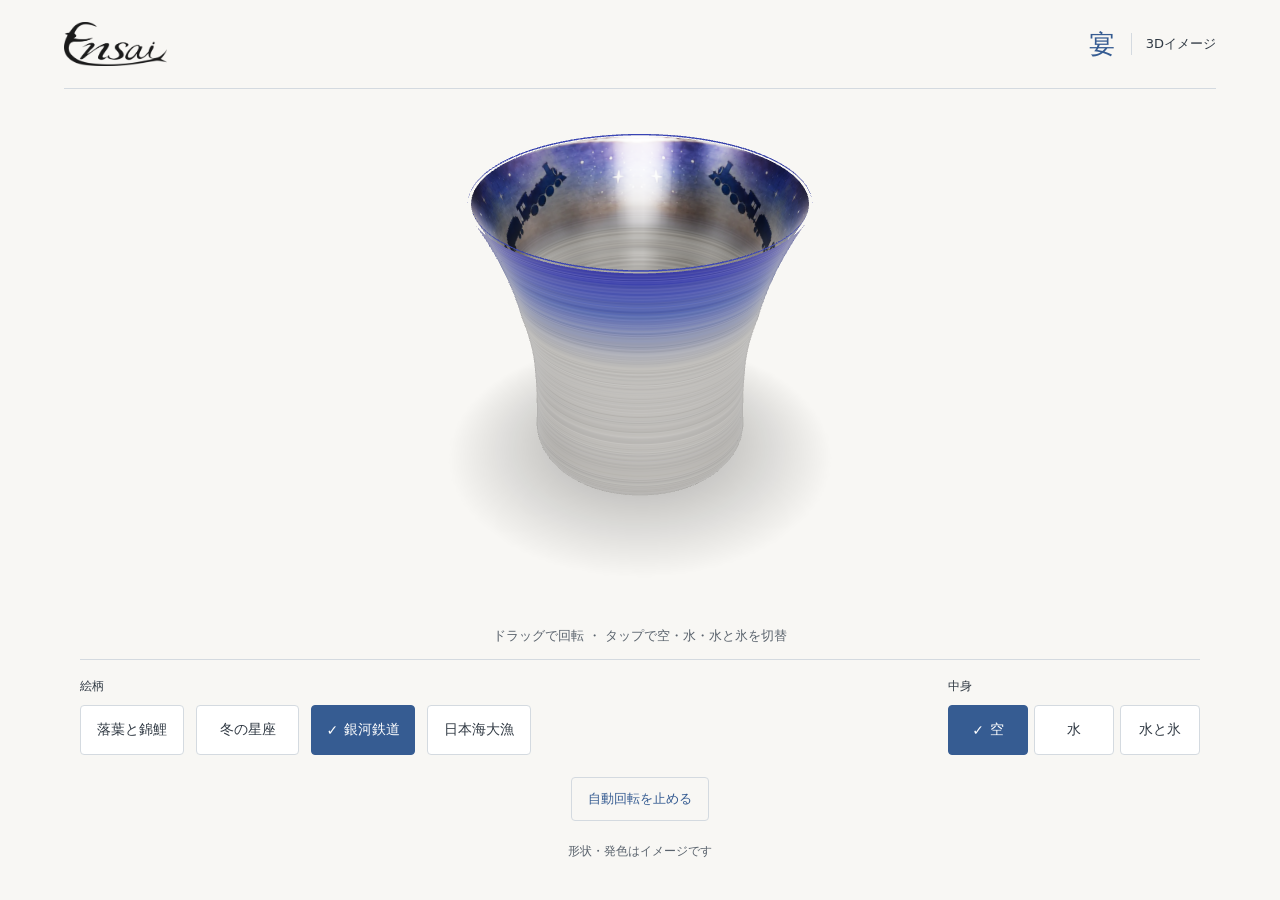
<file: viewer.html>
<!DOCTYPE html>
<html lang="ja">
<head>
<meta charset="utf-8">
<meta name="viewport" content="width=device-width,initial-scale=1,viewport-fit=cover">
<title>宴｜3Dイメージ — ensai</title><link rel="icon" href="favicon.ico" sizes="any"><link rel="icon" type="image/png" sizes="32x32" href="assets/favicon-32.png"><link rel="apple-touch-icon" href="apple-touch-icon.png">
<link rel="stylesheet" href="viewer/viewer.css"><link rel="stylesheet" href="viewer/mobile.css">
</head>
<body>
<header><img src="assets/viewer/ensai-logo.png" alt="ensai"><div class="ttl"><span class="nm">宴</span><span class="sep" aria-hidden="true"></span><span class="sub">3Dイメージ</span></div></header>
<div class="rule"></div>
<main>
  <div class="stage" id="stage">
    <canvas id="c3d" tabindex="0" aria-label="3D 純チタンタンブラー「宴」。ドラッグまたは矢印キーで回転、タップで中身を切替。"></canvas>
    <p class="fail" id="fail">3D表示を読み込めませんでした。WebGL対応のブラウザで再読み込みしてください。</p>
  </div>
  <p class="hint"><span class="pc">ドラッグで回転 ・ タップで空・水・水と氷を切替</span><span class="sp">スワイプで回転 ・ タップで空・水・水と氷を切替</span></p>
  <div class="ctrl">
    <div class="grp"><p class="lbl">絵柄</p><div class="seg" data-k="pat" role="group" aria-label="絵柄">
      <button type="button" data-v="koi" aria-pressed="false">落葉と錦鯉</button>
      <button type="button" data-v="seiza" aria-pressed="false">冬の星座</button>
      <button type="button" data-v="tetsudo" aria-pressed="true">銀河鉄道</button>
      <button type="button" data-v="taiyo" aria-pressed="false">日本海大漁</button></div></div>
    <div class="grp"><p class="lbl">中身</p><div class="seg" data-k="drink" role="group" aria-label="中身">
      <button type="button" data-v="empty" aria-pressed="true">空</button>
      <button type="button" data-v="water" aria-pressed="false">水</button>
      <button type="button" data-v="waterice" aria-pressed="false">水と氷</button></div></div>
  </div>
  <div class="rotation-controls"><button type="button" id="toggle-rotation" aria-pressed="true">自動回転を止める</button></div>
  <p class="note">形状・発色はイメージです</p>
</main>
<script src="viewer/viewer-loader.js"></script>
<script type="module" src="viewer/viewer.bundle.js"></script>
<script src="viewer/viewer-resize.js"></script></body></html>
</file>
<file: viewer/viewer.css>
:root{--bg:#F8F7F4;--sel:#365C92;--ink:#303943;--line:#D4DAE0;--padx:64px;--ui:"Hiragino Sans","Noto Sans JP","Yu Gothic",system-ui,sans-serif;--min:"Hiragino Mincho ProN","Yu Mincho","Noto Serif JP",serif}
*{box-sizing:border-box;margin:0;padding:0}
html{-webkit-text-size-adjust:100%}
body{background:var(--bg);color:var(--ink);font-family:var(--ui);overflow-x:hidden;padding-bottom:calc(24px + env(safe-area-inset-bottom))}
.sans{font-family:var(--ui)}
header{height:88px;display:flex;align-items:center;justify-content:space-between;padding:0 calc(var(--padx) + env(safe-area-inset-right)) 0 calc(var(--padx) + env(safe-area-inset-left))}
header img{height:44px;display:block}
.ttl{display:flex;align-items:center;gap:14px}
.ttl .nm{font-family:var(--min);color:var(--sel);font-size:26px;letter-spacing:.05em}
.ttl .sep{width:1px;height:22px;background:var(--line)}
.ttl .sub{font-size:13px;color:var(--ink)}
.rule{height:1px;background:var(--line);margin:0 calc(var(--padx) + env(safe-area-inset-right)) 0 calc(var(--padx) + env(safe-area-inset-left))}
main{max-width:1160px;margin:0 auto;padding:0 20px}
.stage{position:relative;height:520px;touch-action:none;margin-top:4px}
#c3d{width:100%;height:100%;display:block;cursor:grab;outline:none}
#c3d:active{cursor:grabbing}
.fail{position:absolute;inset:0;display:none;align-items:center;justify-content:center;font-size:13px;color:#6b7580;text-align:center;padding:20px}
.hint{text-align:center;font-size:13px;color:#5a636d;margin:14px 0 14px}
.hint .sp{display:none}
.ctrl{border-top:1px solid var(--line);padding-top:18px;display:flex;flex-wrap:wrap;justify-content:space-between;gap:18px 40px}
.grp .lbl{font-size:12px;color:var(--ink);margin-bottom:10px}
.seg{display:flex;flex-wrap:wrap;gap:12px}
.seg button{font:inherit;font-size:14px;color:var(--ink);background:#fff;border:1px solid var(--line);border-radius:4px;height:50px;min-height:44px;cursor:pointer;display:flex;align-items:center;justify-content:center;gap:6px;transition:background .15s}
.seg[data-k=pat] button{width:190px}
.seg[data-k=drink] button{width:125px}
.seg[data-k=drink]{gap:6px}
.seg button[aria-pressed=true]{background:var(--sel);border-color:var(--sel);color:#fff}
.seg button[aria-pressed=true]::before{content:"✓";font-size:14px}
.seg button:focus-visible{outline:3px solid #8fb0dc;outline-offset:2px}
.note{text-align:center;font-size:12px;color:#5a636d;margin:40px 0 24px}
@media (min-width:768px) and (max-width:1100px){.seg[data-k=pat] button{width:calc((min(100vw,1120px) - 40px - 36px)/4);min-width:150px}}
@media (max-width:767px){
 :root{--padx:20px}
 header{height:72px} header img{height:40px}
 .ttl .nm{font-size:26px} .ttl{gap:12px}
 .stage{height:390px}
 .hint .pc{display:none} .hint .sp{display:inline}
 .ctrl{display:block;padding-top:20px}
 .grp+.grp{margin-top:22px}
 .seg{display:grid;grid-template-columns:1fr 1fr;gap:8px}
 .seg button,.seg[data-k=pat] button,.seg[data-k=drink] button{width:auto;height:46px;font-size:15px}
 .seg[data-k=drink]{gap:8px}
 .note{margin:30px 0 20px}
 body{padding-bottom:calc(24px + env(safe-area-inset-bottom))}
}

/* Viewer / iframe layout. Runtime assets are included locally. */
main{width:100%}.stage{height:clamp(300px,54vw,520px)}
.ctrl{gap:22px}.grp{min-width:0}.seg[data-k=pat]{display:grid;grid-template-columns:repeat(4,minmax(0,1fr))}.seg[data-k=pat] button{width:auto;min-width:0;padding:0 14px}.seg[data-k=drink]{display:grid;grid-template-columns:repeat(3,minmax(0,1fr))}.seg[data-k=drink] button{width:auto;min-width:80px;padding:0 12px}
.rotation-controls{text-align:center;margin-top:22px}.rotation-controls button{font:inherit;font-size:13px;color:var(--sel);background:transparent;border:1px solid var(--line);border-radius:4px;padding:10px 16px;min-height:44px;cursor:pointer}.rotation-controls button:focus-visible,#c3d:focus-visible{outline:3px solid #8fb0dc;outline-offset:3px}.note{margin:22px 0 10px}
@media(max-width:767px){.seg[data-k=pat]{grid-template-columns:1fr 1fr}.seg[data-k=drink] button{min-width:0}.stage{height:clamp(300px,90vw,390px)}}
@media(max-width:360px){header{padding-left:16px;padding-right:16px}header img{height:32px}.ttl{gap:8px}.ttl .sub{font-size:11px}main{padding:0 14px}.hint{font-size:11px}}
</file>
<file: viewer/mobile.css>
/* Readability only. The WebGL bundle, textures and controls are unchanged. */
@media (max-width: 767px) {
  header { min-height: 72px; height: auto; padding-top: 14px; padding-bottom: 14px; gap: 12px; flex-wrap: wrap; }
  .ttl .sub { font-size: 13px; line-height: 1.6; }
  .hint { font-size: 12.5px; line-height: 1.7; }
  .grp .lbl { font-size: 12px; line-height: 1.6; }
  .seg button,
  .seg[data-k=pat] button,
  .seg[data-k=drink] button {
    min-width: 0;
    min-height: 48px;
    height: auto;
    padding: 12px 8px;
    font-size: 16px;
    line-height: 1.5;
    overflow-wrap: anywhere;
  }
  .rotation-controls button { min-height: 48px; height: auto; font-size: 16px; line-height: 1.5; }
  .note { font-size: 12px; line-height: 1.7; }
  .fail { font-size: 14px; line-height: 1.7; }
}
</file>
